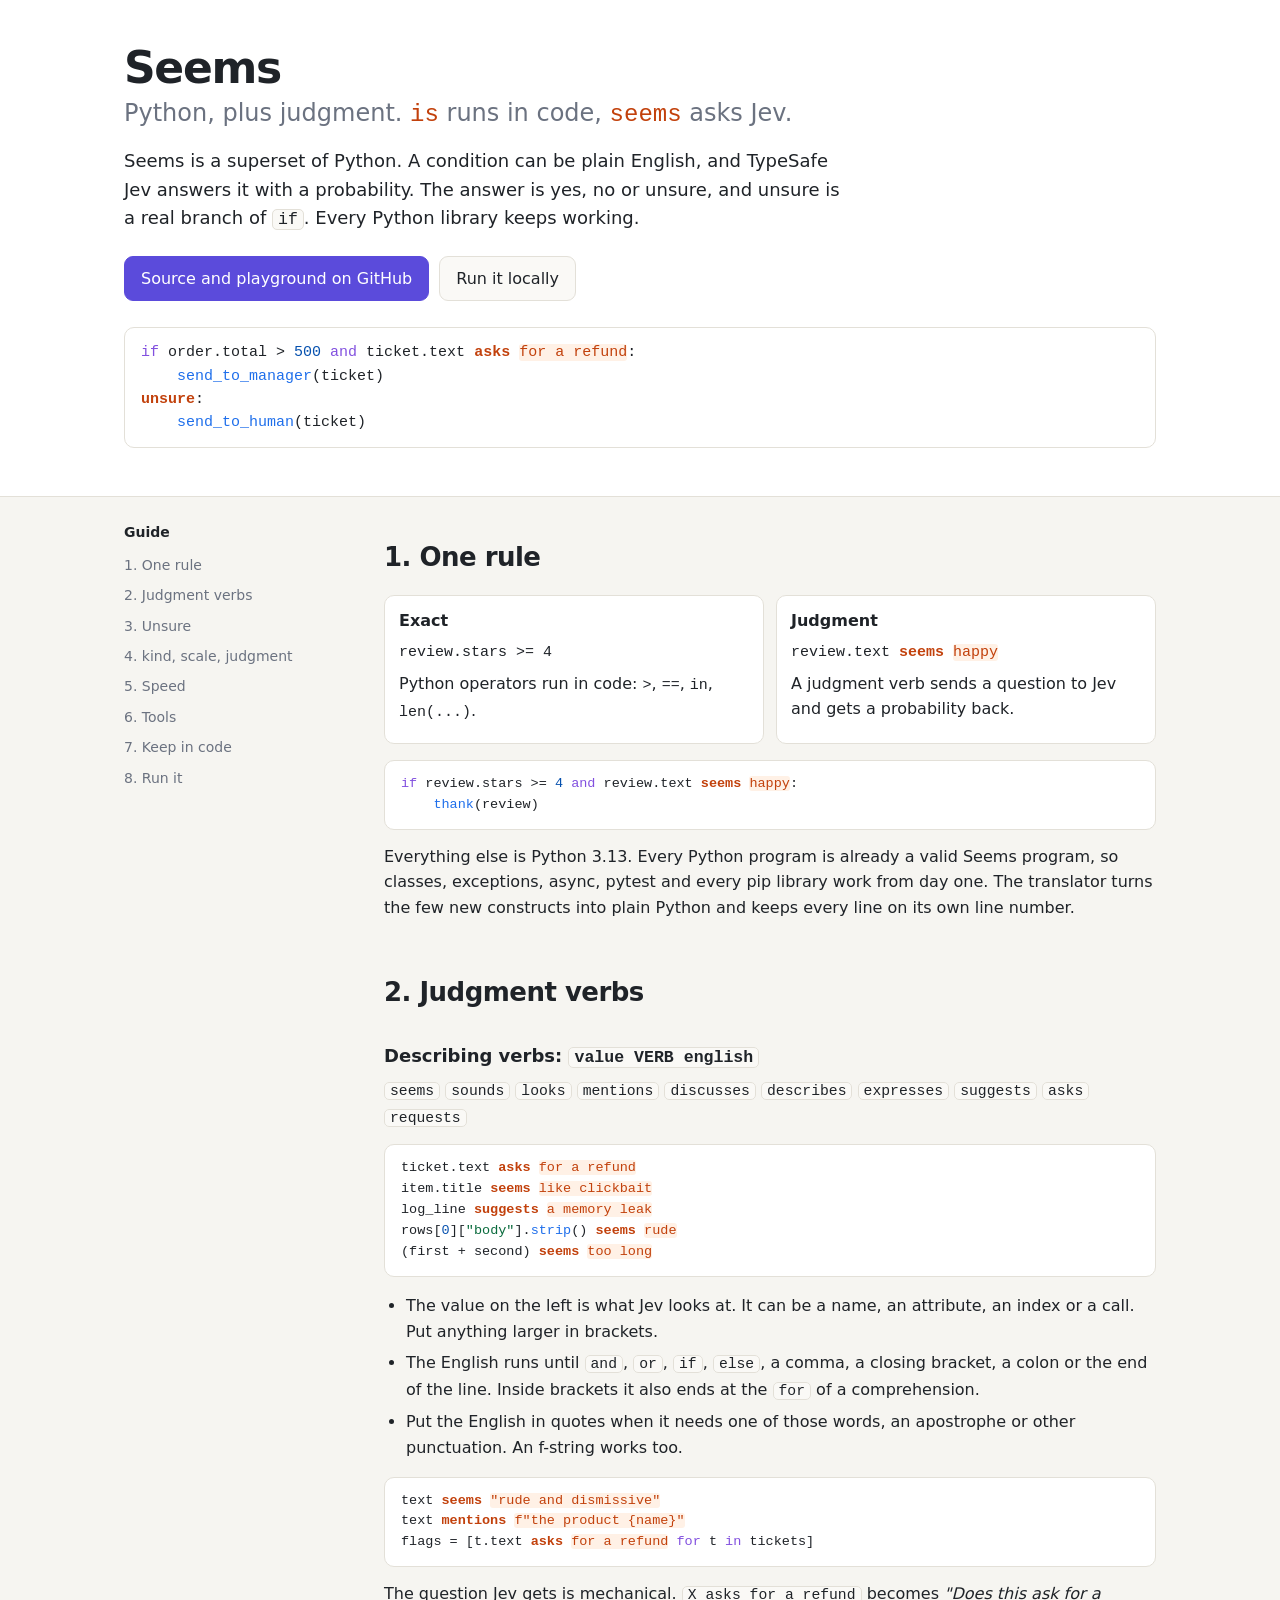
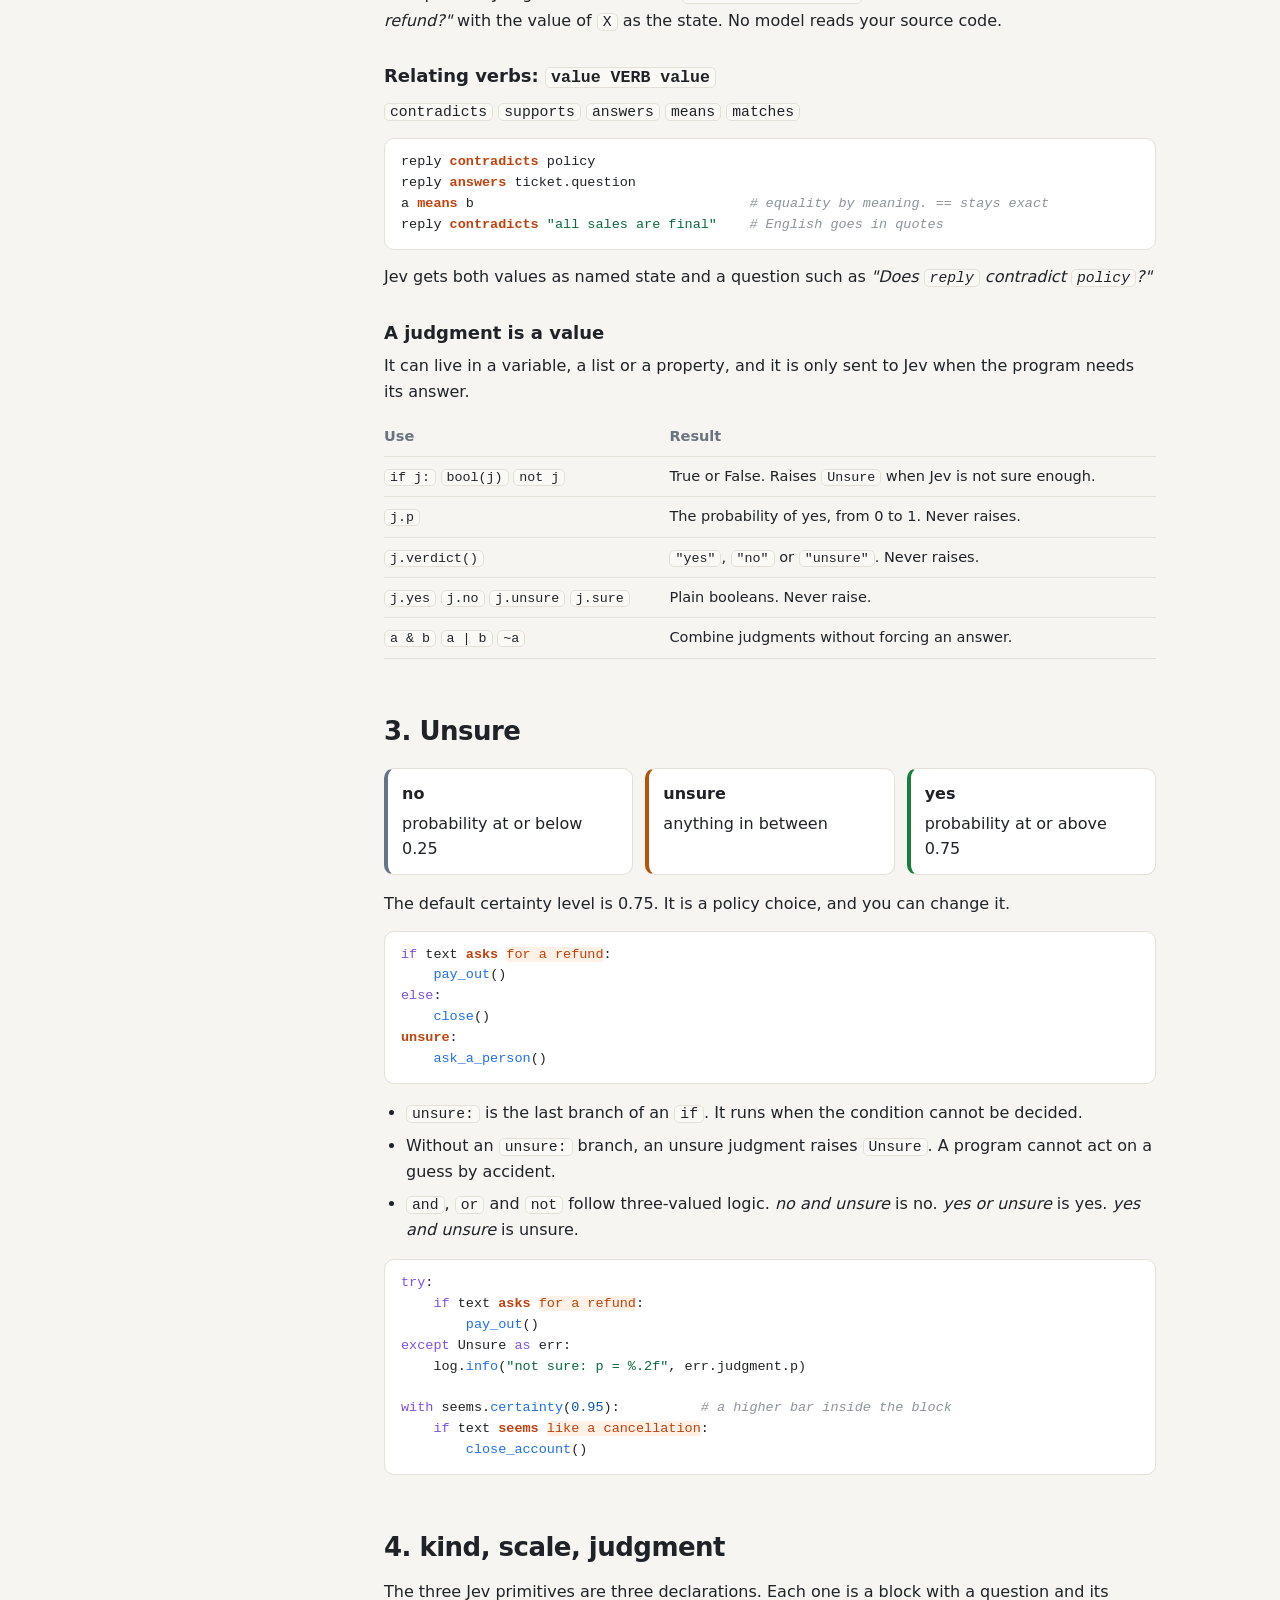
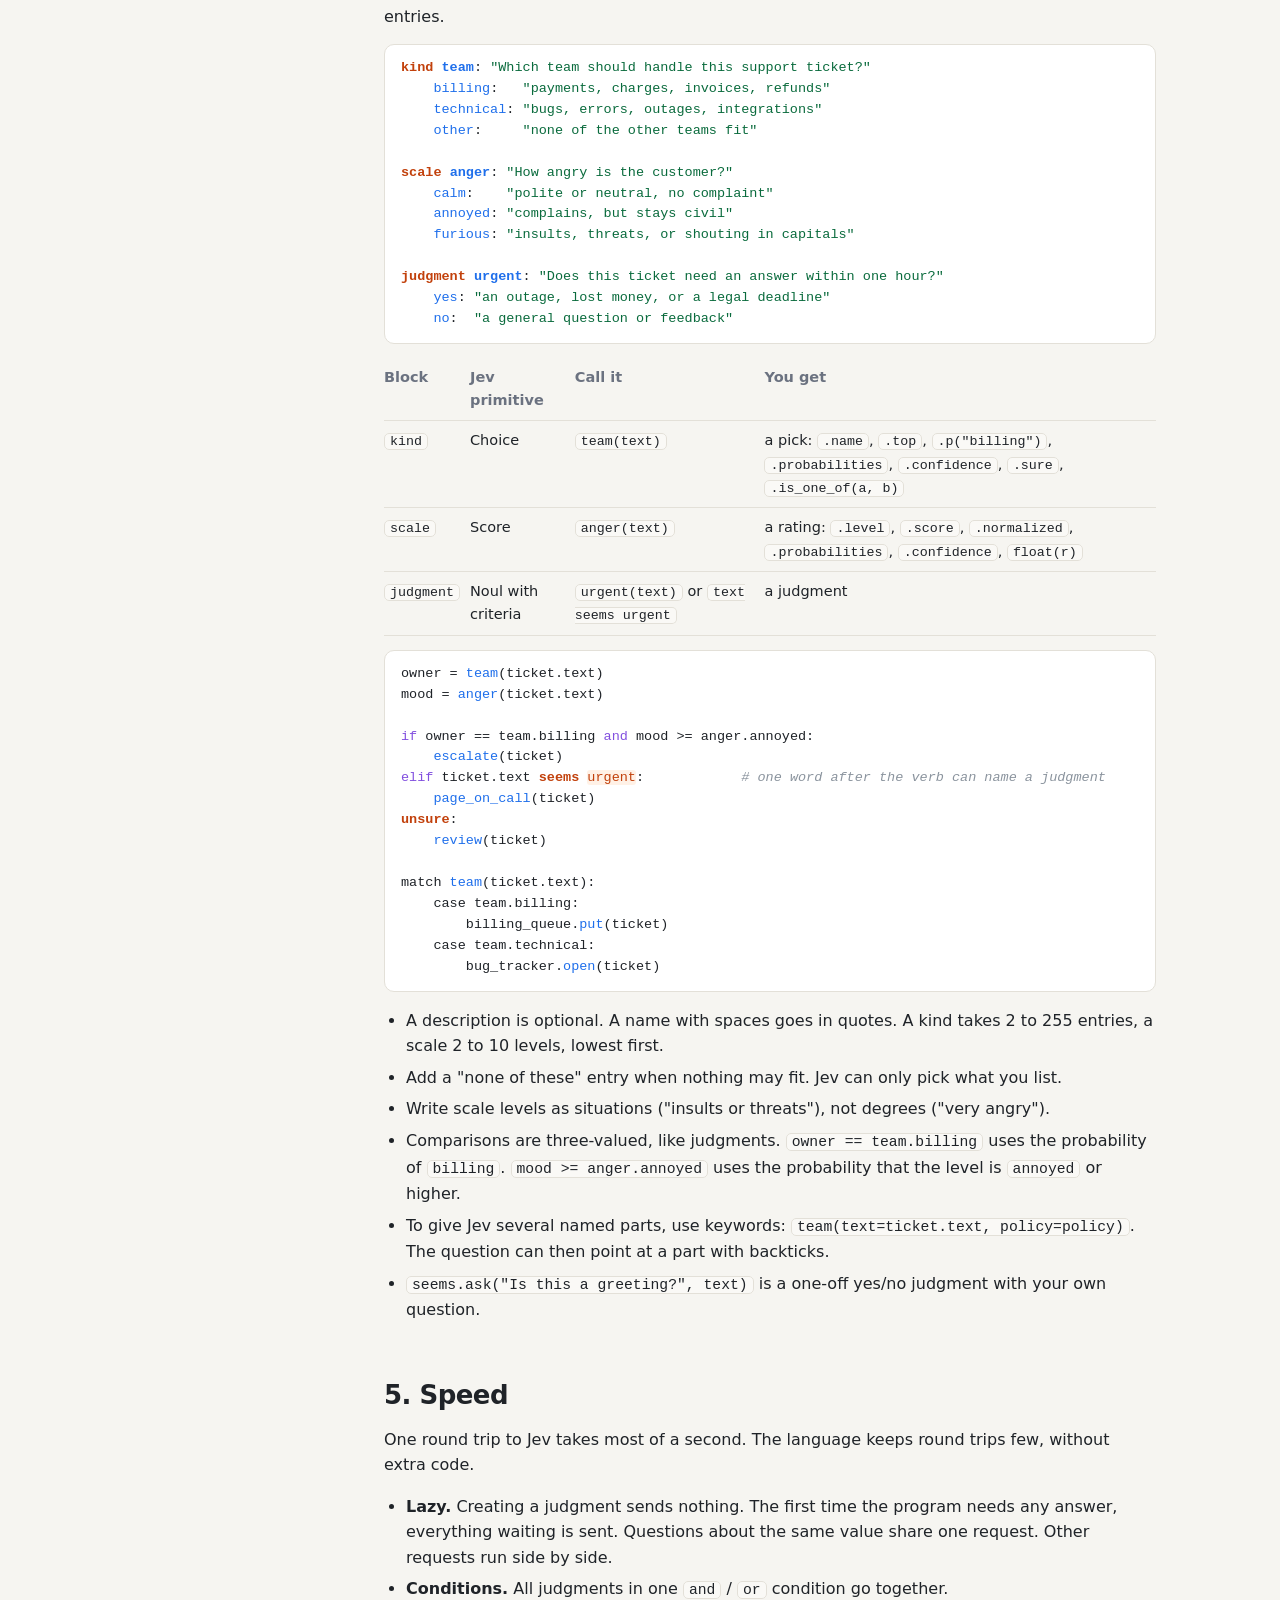
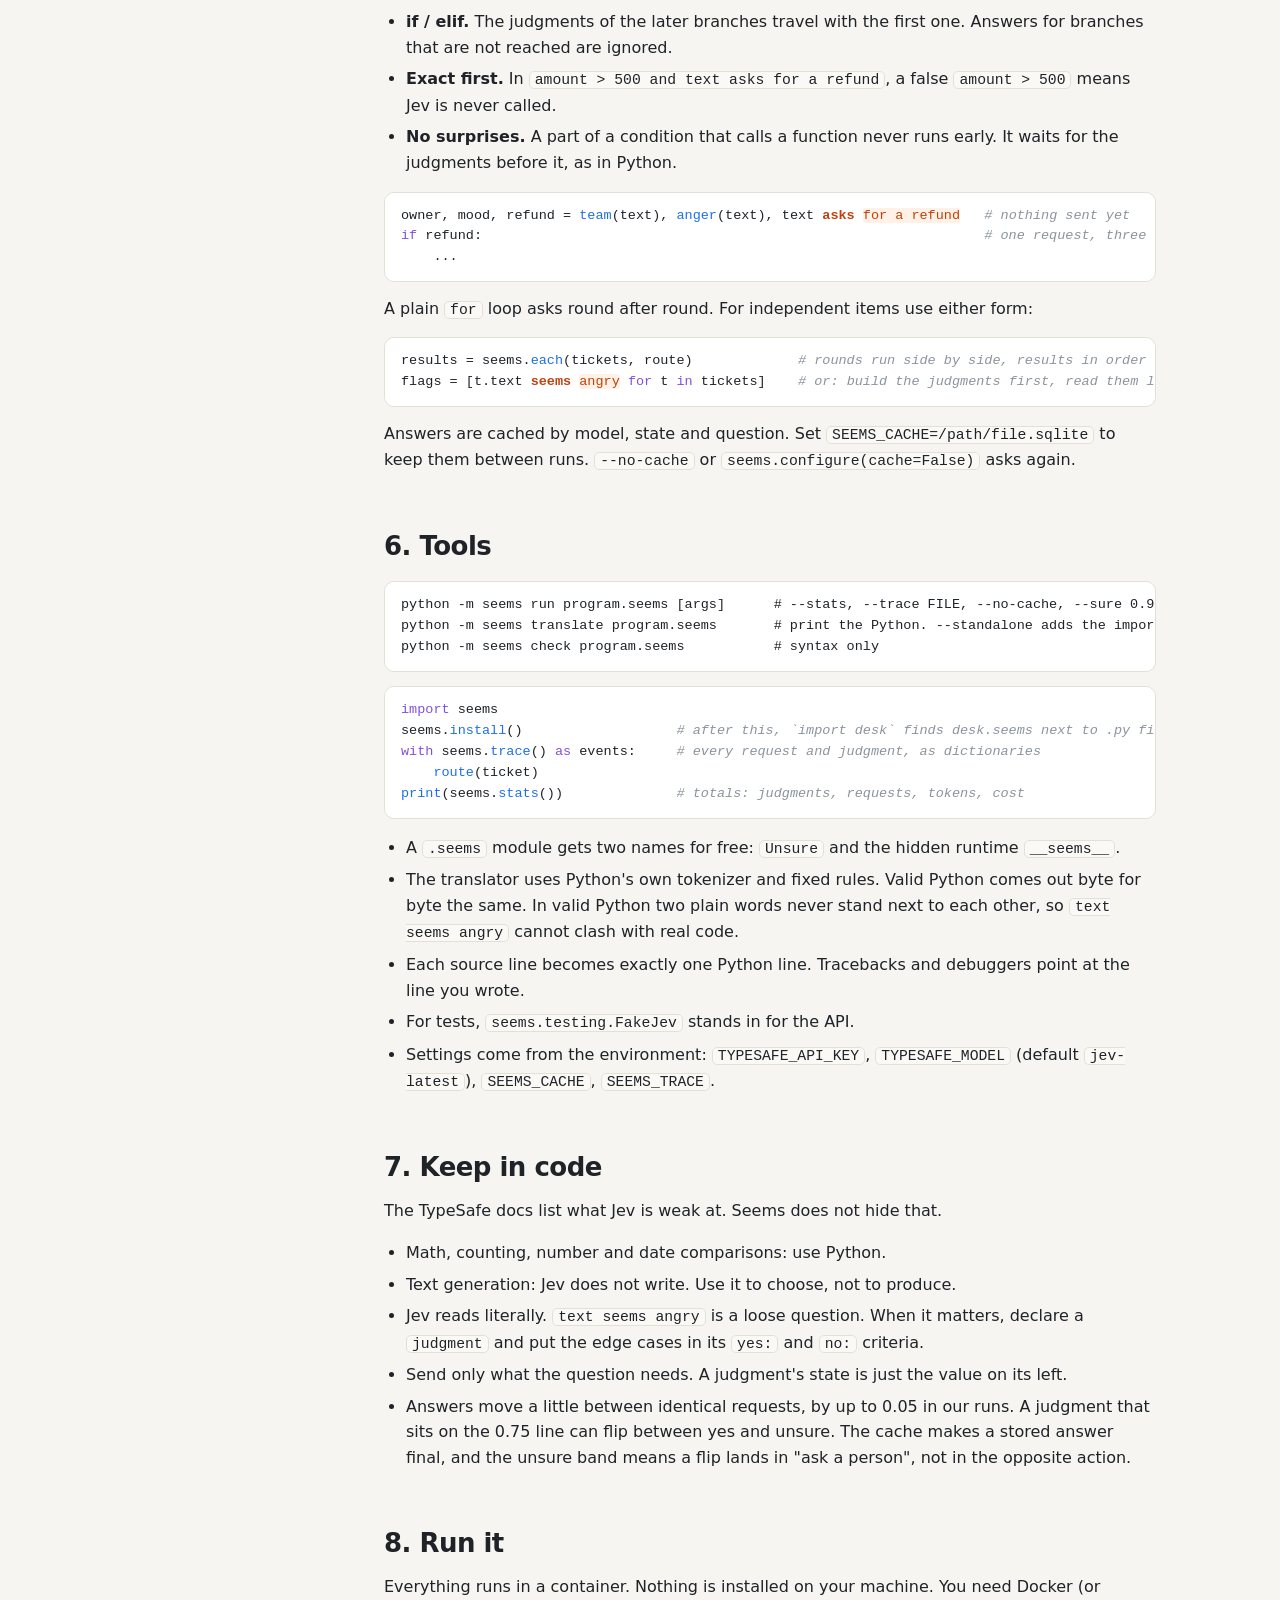
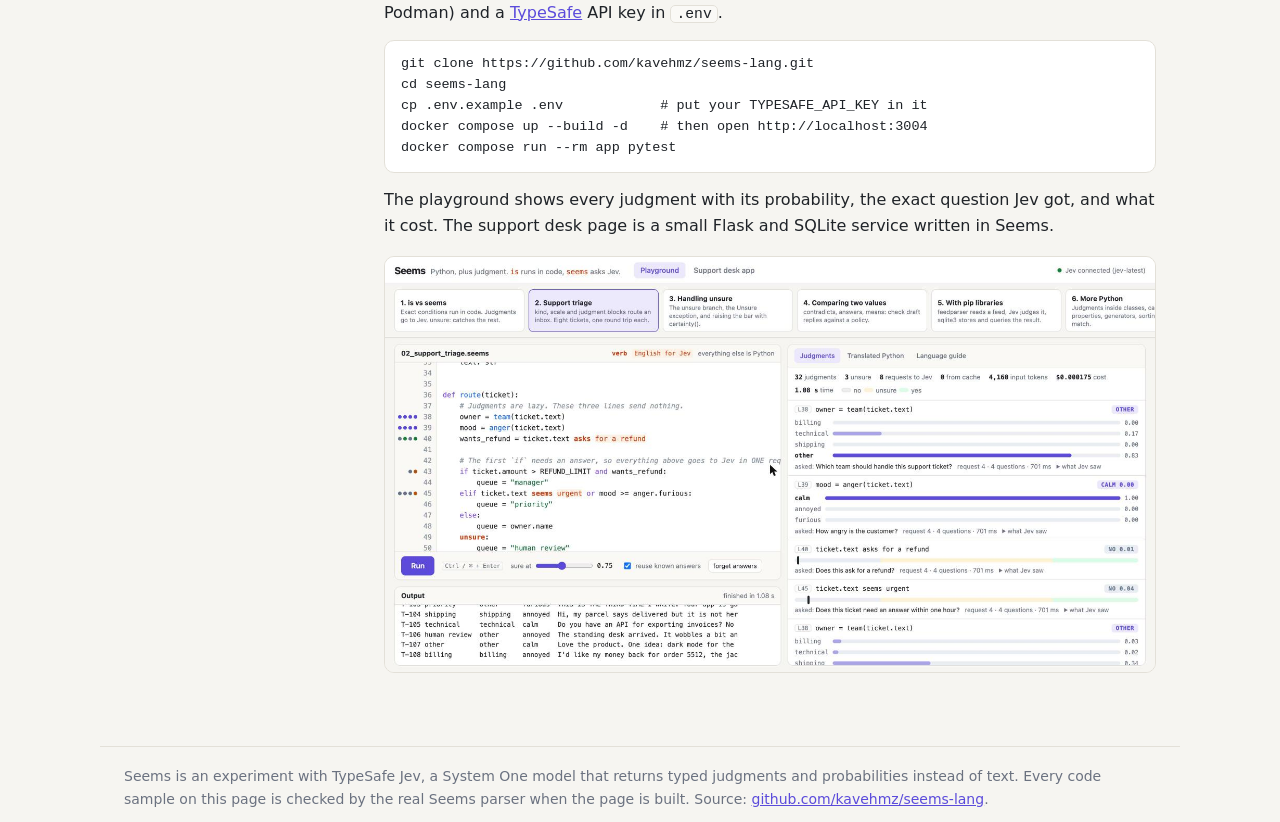
<file: docs/index.html>
<!doctype html>
<html lang="en">
<head>
  <meta charset="utf-8">
  <meta name="viewport" content="width=device-width, initial-scale=1">
  <title>Seems: Python, plus judgment</title>
  <meta name="description" content="Seems is a superset of Python where a condition can be plain English, answered by TypeSafe Jev as yes, no or unsure. The language guide.">
  <style>
    :root {
      --bg: #f6f5f1; --panel: #ffffff; --panel-2: #faf9f6; --line: #e3e0d8; --text: #1f2328; --muted: #6b7280;
      --accent: #5b4bdb; --accent-soft: #ece9ff; --on-accent: #ffffff;
      --yes: #15803d; --yes-soft: #dcfce7; --no: #64748b; --no-soft: #e9edf2; --unsure: #b45309; --unsure-soft: #fef0d6;
      --kw: #8250df; --str: #0a6b3d; --com: #8b949e; --num: #0550ae; --fn: #1f6feb;
      --verb: #c2410c; --phrase: #c2410c; --phrase-bg: #fff1e6;
      --mono: ui-monospace, "SF Mono", SFMono-Regular, Menlo, Consolas, monospace;
      --sans: system-ui, -apple-system, "Segoe UI", Roboto, sans-serif;
    }
    @media (prefers-color-scheme: dark) {
      :root {
        --bg: #0f1115; --panel: #171a21; --panel-2: #1c2029; --line: #2a2f3a; --text: #e6e8ec; --muted: #9aa3b2;
        --accent: #9d8cff; --accent-soft: #2a2550; --on-accent: #14112b;
        --yes: #4ade80; --yes-soft: #12351f; --no: #94a3b8; --no-soft: #232a36; --unsure: #fbbf24; --unsure-soft: #3a2c0a;
        --kw: #c4a7ff; --str: #7ee0a1; --com: #6b7486; --num: #79c0ff; --fn: #8ab4ff;
        --verb: #ff9f5a; --phrase: #ffb37a; --phrase-bg: #35220f;
      }
    }
    * { box-sizing: border-box; }
    html { scroll-behavior: smooth; }
    body { margin: 0; background: var(--bg); color: var(--text); font: 16px/1.6 var(--sans); }
    a { color: var(--accent); }
    code, pre { font-family: var(--mono); }
    code { font-size: .92em; background: var(--panel-2); border: 1px solid var(--line); border-radius: 5px; padding: 0 5px; }
    pre code { background: none; border: 0; padding: 0; font-size: inherit; }
    pre.code { margin: 14px 0; padding: 13px 16px; background: var(--panel); border: 1px solid var(--line); border-radius: 10px;
      overflow-x: auto; font-size: 13.5px; line-height: 1.55; }
    .kw { color: var(--kw); } .str { color: var(--str); } .com { color: var(--com); font-style: italic; } .num { color: var(--num); } .fn { color: var(--fn); }
    .sx-keyword, .sx-verb { color: var(--verb); font-weight: 700; }
    .sx-phrase { color: var(--phrase); background: var(--phrase-bg); border-radius: 3px; }
    .sx-name { color: var(--fn); font-weight: 600; } .sx-entry { color: var(--fn); }

    header.hero { border-bottom: 1px solid var(--line); background: var(--panel); }
    .hero-inner { max-width: 1080px; margin: 0 auto; padding: 44px 24px 34px; }
    .hero h1 { margin: 0; font-size: 44px; letter-spacing: -0.03em; line-height: 1.1; }
    .hero h1 span { color: var(--muted); font-weight: 500; font-size: 24px; display: block; margin-top: 8px; letter-spacing: 0; }
    .hero h1 em { font-style: normal; font-family: var(--mono); color: var(--verb); }
    .hero p.lead { font-size: 18px; max-width: 720px; margin: 18px 0 0; }
    .hero .buttons { display: flex; gap: 10px; flex-wrap: wrap; margin-top: 22px; }
    .btn { display: inline-block; padding: 9px 16px; border-radius: 9px; border: 1px solid var(--line); text-decoration: none; color: var(--text); background: var(--panel-2); font-weight: 500; }
    .btn.primary { background: var(--accent); border-color: var(--accent); color: var(--on-accent); }
    .hero pre.code { margin-top: 26px; font-size: 15px; }

    .layout { max-width: 1080px; margin: 0 auto; padding: 24px; display: grid; grid-template-columns: 220px minmax(0, 1fr); gap: 40px; }
    nav.toc { position: sticky; top: 20px; align-self: start; font-size: 14px; }
    nav.toc a { display: block; color: var(--muted); text-decoration: none; padding: 4px 0; }
    nav.toc a:hover { color: var(--text); }
    nav.toc b { display: block; margin: 0 0 6px; color: var(--text); }
    main { min-width: 0; max-width: 780px; }
    main h2 { font-size: 26px; margin: 44px 0 10px; letter-spacing: -0.02em; padding-top: 8px; }
    main h2:first-child { margin-top: 8px; }
    main h3 { font-size: 18px; margin: 28px 0 6px; }
    main p, main li { margin: 6px 0; }
    main ul { padding-left: 22px; }
    table { border-collapse: collapse; width: 100%; margin: 12px 0; font-size: 14.5px; }
    th, td { text-align: left; vertical-align: top; padding: 8px 10px 8px 0; border-bottom: 1px solid var(--line); }
    th { color: var(--muted); font-weight: 600; }
    .three { display: grid; grid-template-columns: repeat(3, 1fr); gap: 12px; margin: 16px 0; }
    .card { background: var(--panel); border: 1px solid var(--line); border-radius: 10px; padding: 12px 14px; }
    .card b { display: block; margin-bottom: 4px; }
    .card.yes { border-left: 4px solid var(--yes); } .card.no { border-left: 4px solid var(--no); } .card.unsure { border-left: 4px solid var(--unsure); }
    .note { background: var(--accent-soft); border-radius: 10px; padding: 12px 16px; margin: 14px 0; }
    .rule { display: grid; grid-template-columns: 1fr 1fr; gap: 12px; margin: 16px 0; }
    .rule .card code { font-size: 15px; background: none; border: 0; padding: 0; }
    img.shot { width: 100%; border: 1px solid var(--line); border-radius: 10px; margin: 12px 0; }
    footer { max-width: 1080px; margin: 30px auto 50px; padding: 0 24px; color: var(--muted); font-size: 14px; border-top: 1px solid var(--line); padding-top: 18px; }
    @media (max-width: 860px) {
      .layout { grid-template-columns: 1fr; gap: 12px; }
      nav.toc { position: static; display: flex; flex-wrap: wrap; gap: 4px 14px; }
      nav.toc b { width: 100%; }
      .three, .rule { grid-template-columns: 1fr; }
      .hero h1 { font-size: 34px; }
    }
  </style>
</head>
<body>
<header class="hero">
  <div class="hero-inner">
    <h1>Seems <span>Python, plus judgment. <em>is</em> runs in code, <em>seems</em> asks Jev.</span></h1>
    <p class="lead">Seems is a superset of Python. A condition can be plain English, and TypeSafe Jev answers it
      with a probability. The answer is yes, no or unsure, and unsure is a real branch of <code>if</code>.
      Every Python library keeps working.</p>
    <div class="buttons">
      <a class="btn primary" href="https://github.com/kavehmz/seems-lang">Source and playground on GitHub</a>
      <a class="btn" href="#run">Run it locally</a>
    </div>
<pre class="code seems"><code><span class="kw">if</span> order.total &gt; <span class="num">500</span> <span class="kw">and</span> ticket.text <span class="sx-verb">asks</span> <span class="sx-phrase">for a refund</span>:
    <span class="fn">send_to_manager</span>(ticket)
<span class="sx-keyword">unsure</span>:
    <span class="fn">send_to_human</span>(ticket)</code></pre>
  </div>
</header>

<div class="layout">
<nav class="toc">
  <b>Guide</b>
  <a href="#rule">1. One rule</a>
  <a href="#verbs">2. Judgment verbs</a>
  <a href="#unsure">3. Unsure</a>
  <a href="#declarations">4. kind, scale, judgment</a>
  <a href="#speed">5. Speed</a>
  <a href="#tools">6. Tools</a>
  <a href="#code">7. Keep in code</a>
  <a href="#run">8. Run it</a>
</nav>

<main>
<h2 id="rule">1. One rule</h2>
<div class="rule">
  <div class="card"><b>Exact</b><code>review.stars >= 4</code><p>Python operators run in code: <code>&gt;</code>, <code>==</code>, <code>in</code>, <code>len(...)</code>.</p></div>
  <div class="card"><b>Judgment</b><code>review.text <span class="sx-verb">seems</span> <span class="sx-phrase">happy</span></code><p>A judgment verb sends a question to Jev and gets a probability back.</p></div>
</div>
<pre class="code seems"><code><span class="kw">if</span> review.stars &gt;= <span class="num">4</span> <span class="kw">and</span> review.text <span class="sx-verb">seems</span> <span class="sx-phrase">happy</span>:
    <span class="fn">thank</span>(review)</code></pre>
<p>Everything else is Python 3.13. Every Python program is already a valid Seems program, so classes,
exceptions, async, pytest and every pip library work from day one. The translator turns the few new
constructs into plain Python and keeps every line on its own line number.</p>

<h2 id="verbs">2. Judgment verbs</h2>
<h3>Describing verbs: <code>value VERB english</code></h3>
<p><code>seems</code> <code>sounds</code> <code>looks</code> <code>mentions</code> <code>discusses</code> <code>describes</code>
  <code>expresses</code> <code>suggests</code> <code>asks</code> <code>requests</code></p>
<pre class="code seems"><code>ticket.text <span class="sx-verb">asks</span> <span class="sx-phrase">for a refund</span>
item.title <span class="sx-verb">seems</span> <span class="sx-phrase">like clickbait</span>
log_line <span class="sx-verb">suggests</span> <span class="sx-phrase">a memory leak</span>
rows[<span class="num">0</span>][<span class="str">"body"</span>].<span class="fn">strip</span>() <span class="sx-verb">seems</span> <span class="sx-phrase">rude</span>
(first + second) <span class="sx-verb">seems</span> <span class="sx-phrase">too long</span></code></pre>
<ul>
  <li>The value on the left is what Jev looks at. It can be a name, an attribute, an index or a call. Put anything larger in brackets.</li>
  <li>The English runs until <code>and</code>, <code>or</code>, <code>if</code>, <code>else</code>, a comma, a closing bracket, a colon or the end of the line.
    Inside brackets it also ends at the <code>for</code> of a comprehension.</li>
  <li>Put the English in quotes when it needs one of those words, an apostrophe or other punctuation. An f-string works too.</li>
</ul>
<pre class="code seems"><code>text <span class="sx-verb">seems</span> <span class="sx-phrase">"rude and dismissive"</span>
text <span class="sx-verb">mentions</span> <span class="sx-phrase">f"the product {name}"</span>
flags = [t.text <span class="sx-verb">asks</span> <span class="sx-phrase">for a refund</span> <span class="kw">for</span> t <span class="kw">in</span> tickets]</code></pre>
<p>The question Jev gets is mechanical. <code>X asks for a refund</code> becomes <i>"Does this ask for a refund?"</i>
  with the value of <code>X</code> as the state. No model reads your source code.</p>

<h3>Relating verbs: <code>value VERB value</code></h3>
<p><code>contradicts</code> <code>supports</code> <code>answers</code> <code>means</code> <code>matches</code></p>
<pre class="code seems"><code>reply <span class="sx-verb">contradicts</span> policy
reply <span class="sx-verb">answers</span> ticket.question
a <span class="sx-verb">means</span> b                                  <span class="com"># equality by meaning. == stays exact</span>
reply <span class="sx-verb">contradicts</span> <span class="str">"all sales are final"</span>    <span class="com"># English goes in quotes</span></code></pre>
<p>Jev gets both values as named state and a question such as <i>"Does <code>reply</code> contradict <code>policy</code>?"</i></p>

<h3>A judgment is a value</h3>
<p>It can live in a variable, a list or a property, and it is only sent to Jev when the program needs its answer.</p>
<table>
  <tr><th>Use</th><th>Result</th></tr>
  <tr><td><code>if j:</code> <code>bool(j)</code> <code>not j</code></td><td>True or False. Raises <code>Unsure</code> when Jev is not sure enough.</td></tr>
  <tr><td><code>j.p</code></td><td>The probability of yes, from 0 to 1. Never raises.</td></tr>
  <tr><td><code>j.verdict()</code></td><td><code>"yes"</code>, <code>"no"</code> or <code>"unsure"</code>. Never raises.</td></tr>
  <tr><td><code>j.yes</code> <code>j.no</code> <code>j.unsure</code> <code>j.sure</code></td><td>Plain booleans. Never raise.</td></tr>
  <tr><td><code>a &amp; b</code> <code>a | b</code> <code>~a</code></td><td>Combine judgments without forcing an answer.</td></tr>
</table>

<h2 id="unsure">3. Unsure</h2>
<div class="three">
  <div class="card no"><b>no</b>probability at or below 0.25</div>
  <div class="card unsure"><b>unsure</b>anything in between</div>
  <div class="card yes"><b>yes</b>probability at or above 0.75</div>
</div>
<p>The default certainty level is 0.75. It is a policy choice, and you can change it.</p>
<pre class="code seems"><code><span class="kw">if</span> text <span class="sx-verb">asks</span> <span class="sx-phrase">for a refund</span>:
    <span class="fn">pay_out</span>()
<span class="kw">else</span>:
    <span class="fn">close</span>()
<span class="sx-keyword">unsure</span>:
    <span class="fn">ask_a_person</span>()</code></pre>
<ul>
  <li><code>unsure:</code> is the last branch of an <code>if</code>. It runs when the condition cannot be decided.</li>
  <li>Without an <code>unsure:</code> branch, an unsure judgment raises <code>Unsure</code>. A program cannot act on a guess by accident.</li>
  <li><code>and</code>, <code>or</code> and <code>not</code> follow three-valued logic. <i>no and unsure</i> is no. <i>yes or unsure</i> is yes. <i>yes and unsure</i> is unsure.</li>
</ul>
<pre class="code seems"><code><span class="kw">try</span>:
    <span class="kw">if</span> text <span class="sx-verb">asks</span> <span class="sx-phrase">for a refund</span>:
        <span class="fn">pay_out</span>()
<span class="kw">except</span> Unsure <span class="kw">as</span> err:
    log.<span class="fn">info</span>(<span class="str">"not sure: p = %.2f"</span>, err.judgment.p)

<span class="kw">with</span> seems.<span class="fn">certainty</span>(<span class="num">0.95</span>):          <span class="com"># a higher bar inside the block</span>
    <span class="kw">if</span> text <span class="sx-verb">seems</span> <span class="sx-phrase">like a cancellation</span>:
        <span class="fn">close_account</span>()</code></pre>

<h2 id="declarations">4. kind, scale, judgment</h2>
<p>The three Jev primitives are three declarations. Each one is a block with a question and its entries.</p>
<pre class="code seems"><code><span class="sx-keyword">kind</span> <span class="sx-name">team</span>: <span class="str">"Which team should handle this support ticket?"</span>
    <span class="sx-entry">billing</span>:   <span class="str">"payments, charges, invoices, refunds"</span>
    <span class="sx-entry">technical</span>: <span class="str">"bugs, errors, outages, integrations"</span>
    <span class="sx-entry">other</span>:     <span class="str">"none of the other teams fit"</span>

<span class="sx-keyword">scale</span> <span class="sx-name">anger</span>: <span class="str">"How angry is the customer?"</span>
    <span class="sx-entry">calm</span>:    <span class="str">"polite or neutral, no complaint"</span>
    <span class="sx-entry">annoyed</span>: <span class="str">"complains, but stays civil"</span>
    <span class="sx-entry">furious</span>: <span class="str">"insults, threats, or shouting in capitals"</span>

<span class="sx-keyword">judgment</span> <span class="sx-name">urgent</span>: <span class="str">"Does this ticket need an answer within one hour?"</span>
    <span class="sx-entry">yes</span>: <span class="str">"an outage, lost money, or a legal deadline"</span>
    <span class="sx-entry">no</span>:  <span class="str">"a general question or feedback"</span></code></pre>
<table>
  <tr><th>Block</th><th>Jev primitive</th><th>Call it</th><th>You get</th></tr>
  <tr><td><code>kind</code></td><td>Choice</td><td><code>team(text)</code></td><td>a pick: <code>.name</code>, <code>.top</code>, <code>.p("billing")</code>, <code>.probabilities</code>, <code>.confidence</code>, <code>.sure</code>, <code>.is_one_of(a, b)</code></td></tr>
  <tr><td><code>scale</code></td><td>Score</td><td><code>anger(text)</code></td><td>a rating: <code>.level</code>, <code>.score</code>, <code>.normalized</code>, <code>.probabilities</code>, <code>.confidence</code>, <code>float(r)</code></td></tr>
  <tr><td><code>judgment</code></td><td>Noul with criteria</td><td><code>urgent(text)</code> or <code>text seems urgent</code></td><td>a judgment</td></tr>
</table>
<pre class="code seems"><code>owner = <span class="fn">team</span>(ticket.text)
mood = <span class="fn">anger</span>(ticket.text)

<span class="kw">if</span> owner == team.billing <span class="kw">and</span> mood &gt;= anger.annoyed:
    <span class="fn">escalate</span>(ticket)
<span class="kw">elif</span> ticket.text <span class="sx-verb">seems</span> <span class="sx-phrase">urgent</span>:            <span class="com"># one word after the verb can name a judgment</span>
    <span class="fn">page_on_call</span>(ticket)
<span class="sx-keyword">unsure</span>:
    <span class="fn">review</span>(ticket)

match <span class="fn">team</span>(ticket.text):
    case team.billing:
        billing_queue.<span class="fn">put</span>(ticket)
    case team.technical:
        bug_tracker.<span class="fn">open</span>(ticket)</code></pre>
<ul>
  <li>A description is optional. A name with spaces goes in quotes. A kind takes 2 to 255 entries, a scale 2 to 10 levels, lowest first.</li>
  <li>Add a "none of these" entry when nothing may fit. Jev can only pick what you list.</li>
  <li>Write scale levels as situations ("insults or threats"), not degrees ("very angry").</li>
  <li>Comparisons are three-valued, like judgments. <code>owner == team.billing</code> uses the probability of <code>billing</code>.
    <code>mood &gt;= anger.annoyed</code> uses the probability that the level is <code>annoyed</code> or higher.</li>
  <li>To give Jev several named parts, use keywords: <code>team(text=ticket.text, policy=policy)</code>. The question can then
    point at a part with backticks.</li>
  <li><code>seems.ask("Is this a greeting?", text)</code> is a one-off yes/no judgment with your own question.</li>
</ul>

<h2 id="speed">5. Speed</h2>
<p>One round trip to Jev takes most of a second. The language keeps round trips few, without extra code.</p>
<ul>
  <li><b>Lazy.</b> Creating a judgment sends nothing. The first time the program needs any answer, everything
    waiting is sent. Questions about the same value share one request. Other requests run side by side.</li>
  <li><b>Conditions.</b> All judgments in one <code>and</code> / <code>or</code> condition go together.</li>
  <li><b>if / elif.</b> The judgments of the later branches travel with the first one. Answers for branches
    that are not reached are ignored.</li>
  <li><b>Exact first.</b> In <code>amount &gt; 500 and text asks for a refund</code>, a false <code>amount &gt; 500</code>
    means Jev is never called.</li>
  <li><b>No surprises.</b> A part of a condition that calls a function never runs early. It waits for the
    judgments before it, as in Python.</li>
</ul>
<pre class="code seems"><code>owner, mood, refund = <span class="fn">team</span>(text), <span class="fn">anger</span>(text), text <span class="sx-verb">asks</span> <span class="sx-phrase">for a refund</span>   <span class="com"># nothing sent yet</span>
<span class="kw">if</span> refund:                                                              <span class="com"># one request, three questions</span>
    ...</code></pre>
<p>A plain <code>for</code> loop asks round after round. For independent items use either form:</p>
<pre class="code seems"><code>results = seems.<span class="fn">each</span>(tickets, route)             <span class="com"># rounds run side by side, results in order</span>
flags = [t.text <span class="sx-verb">seems</span> <span class="sx-phrase">angry</span> <span class="kw">for</span> t <span class="kw">in</span> tickets]    <span class="com"># or: build the judgments first, read them later</span></code></pre>
<p>Answers are cached by model, state and question. Set <code>SEEMS_CACHE=/path/file.sqlite</code> to keep them
between runs. <code>--no-cache</code> or <code>seems.configure(cache=False)</code> asks again.</p>

<h2 id="tools">6. Tools</h2>
<pre class="code sh"><code>python -m seems run program.seems [args]      # --stats, --trace FILE, --no-cache, --sure 0.9
python -m seems translate program.seems       # print the Python. --standalone adds the import line
python -m seems check program.seems           # syntax only</code></pre>
<pre class="code seems"><code><span class="kw">import</span> seems
seems.<span class="fn">install</span>()                   <span class="com"># after this, `import desk` finds desk.seems next to .py files</span>
<span class="kw">with</span> seems.<span class="fn">trace</span>() <span class="kw">as</span> events:     <span class="com"># every request and judgment, as dictionaries</span>
    <span class="fn">route</span>(ticket)
<span class="fn">print</span>(seems.<span class="fn">stats</span>())              <span class="com"># totals: judgments, requests, tokens, cost</span></code></pre>
<ul>
  <li>A <code>.seems</code> module gets two names for free: <code>Unsure</code> and the hidden runtime <code>__seems__</code>.</li>
  <li>The translator uses Python's own tokenizer and fixed rules. Valid Python comes out byte for byte the same.
    In valid Python two plain words never stand next to each other, so <code>text seems angry</code> cannot clash with real code.</li>
  <li>Each source line becomes exactly one Python line. Tracebacks and debuggers point at the line you wrote.</li>
  <li>For tests, <code>seems.testing.FakeJev</code> stands in for the API.</li>
  <li>Settings come from the environment: <code>TYPESAFE_API_KEY</code>, <code>TYPESAFE_MODEL</code> (default <code>jev-latest</code>),
    <code>SEEMS_CACHE</code>, <code>SEEMS_TRACE</code>.</li>
</ul>

<h2 id="code">7. Keep in code</h2>
<p>The TypeSafe docs list what Jev is weak at. Seems does not hide that.</p>
<ul>
  <li>Math, counting, number and date comparisons: use Python.</li>
  <li>Text generation: Jev does not write. Use it to choose, not to produce.</li>
  <li>Jev reads literally. <code>text seems angry</code> is a loose question. When it matters, declare a
    <code>judgment</code> and put the edge cases in its <code>yes:</code> and <code>no:</code> criteria.</li>
  <li>Send only what the question needs. A judgment's state is just the value on its left.</li>
  <li>Answers move a little between identical requests, by up to 0.05 in our runs. A judgment that sits on the
    0.75 line can flip between yes and unsure. The cache makes a stored answer final, and the unsure band means a
    flip lands in "ask a person", not in the opposite action.</li>
</ul>

<h2 id="run">8. Run it</h2>
<p>Everything runs in a container. Nothing is installed on your machine. You need Docker (or Podman) and a
  <a href="https://typesafe.ai">TypeSafe</a> API key in <code>.env</code>.</p>
<pre class="code sh"><code>git clone https://github.com/kavehmz/seems-lang.git
cd seems-lang
cp .env.example .env            # put your TYPESAFE_API_KEY in it
docker compose up --build -d    # then open http://localhost:3004
docker compose run --rm app pytest</code></pre>
<p>The playground shows every judgment with its probability, the exact question Jev got, and what it cost.
  The support desk page is a small Flask and SQLite service written in Seems.</p>
<img class="shot" src="playground.jpg" alt="The Seems playground: a support triage program on the left, every Jev judgment with its probability on the right">
</main>
</div>

<footer>
  Seems is an experiment with TypeSafe Jev, a System One model that returns typed judgments and probabilities instead of text.
  Every code sample on this page is checked by the real Seems parser when the page is built.
  Source: <a href="https://github.com/kavehmz/seems-lang">github.com/kavehmz/seems-lang</a>.
</footer>
</body>
</html>
</file>
